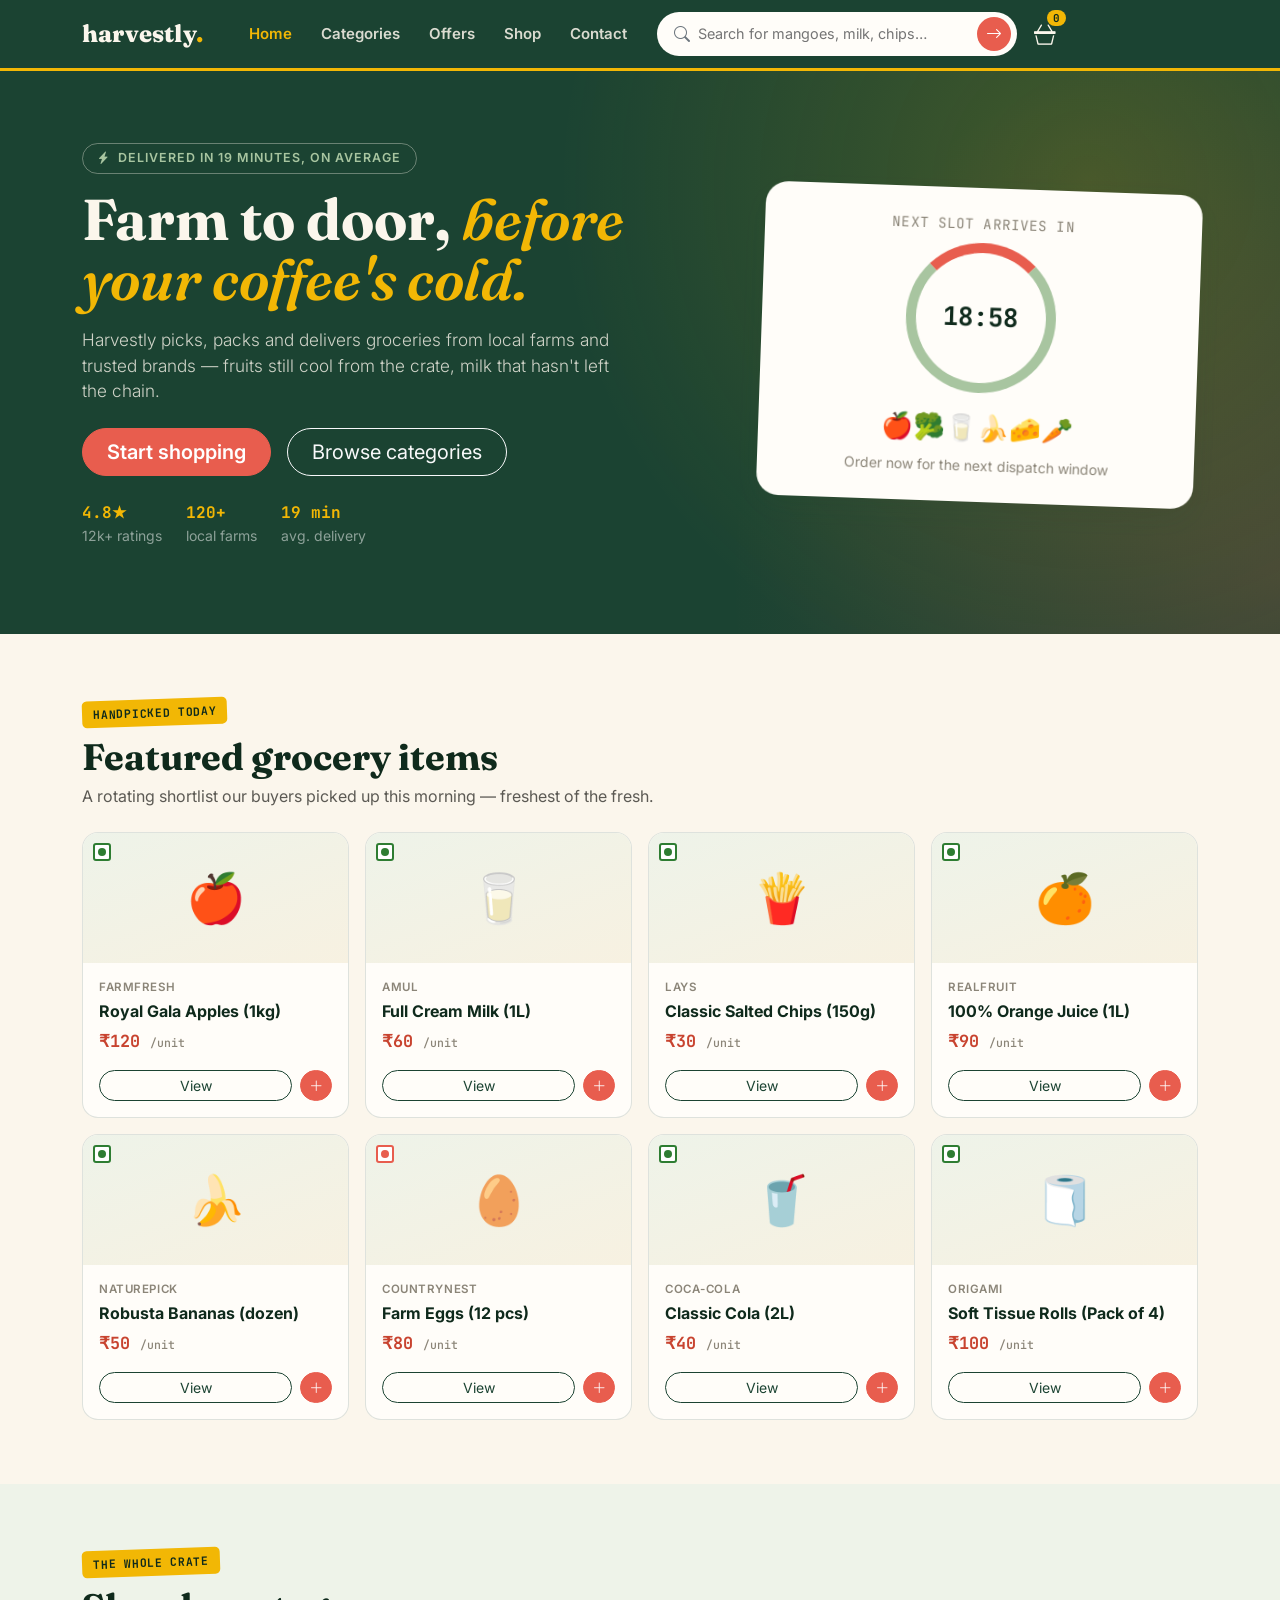
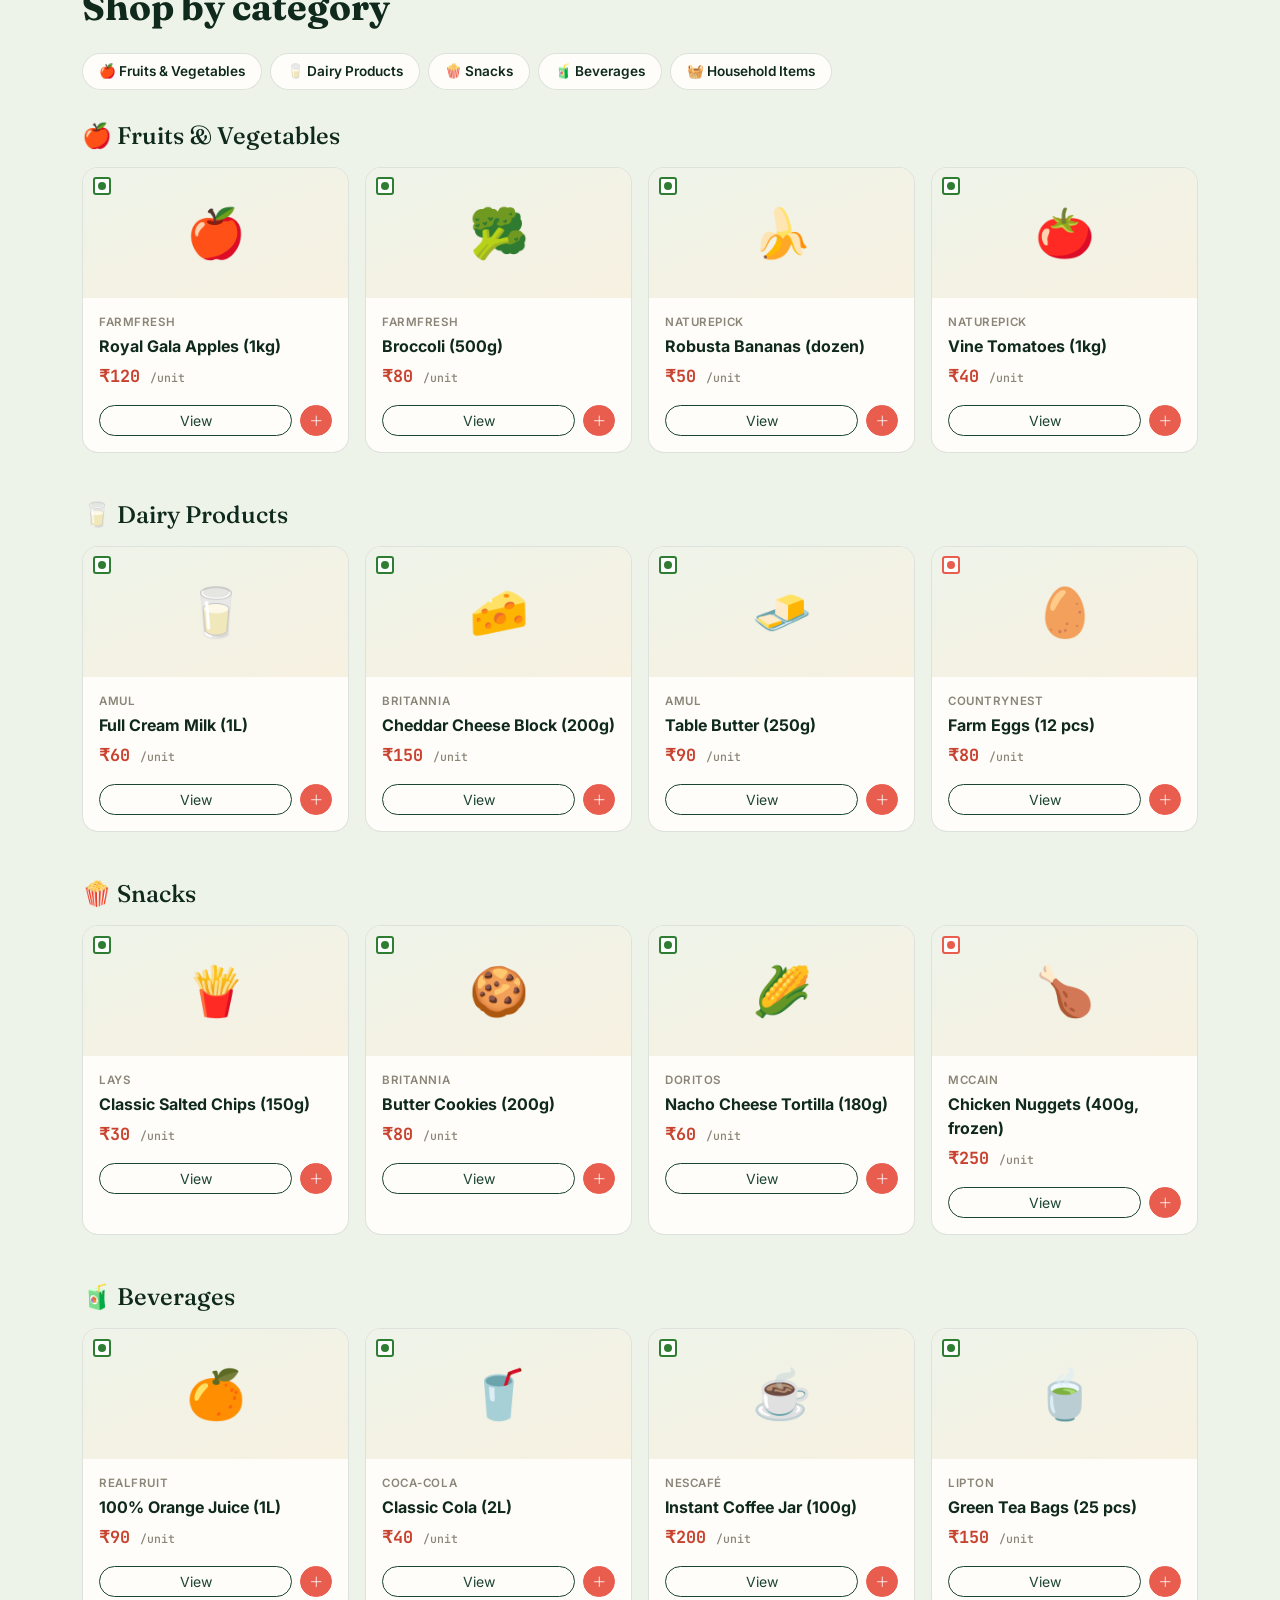
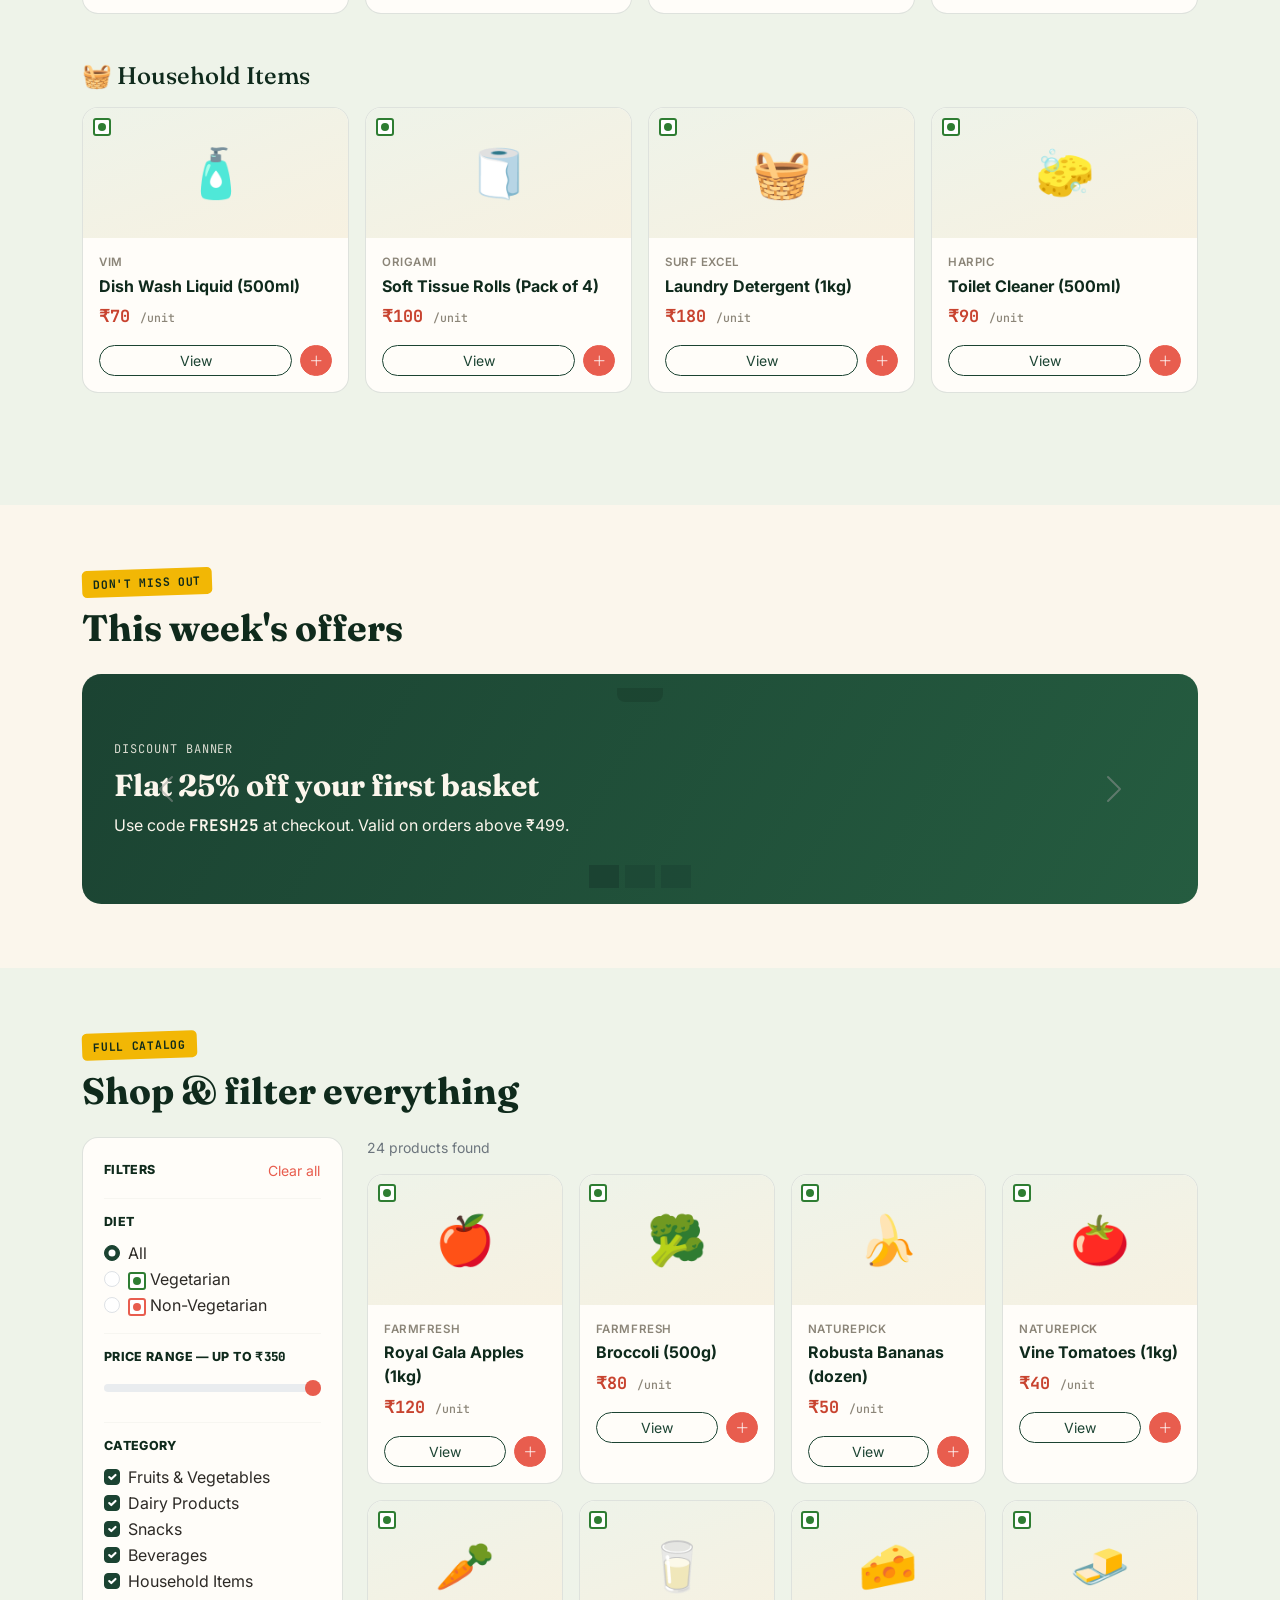
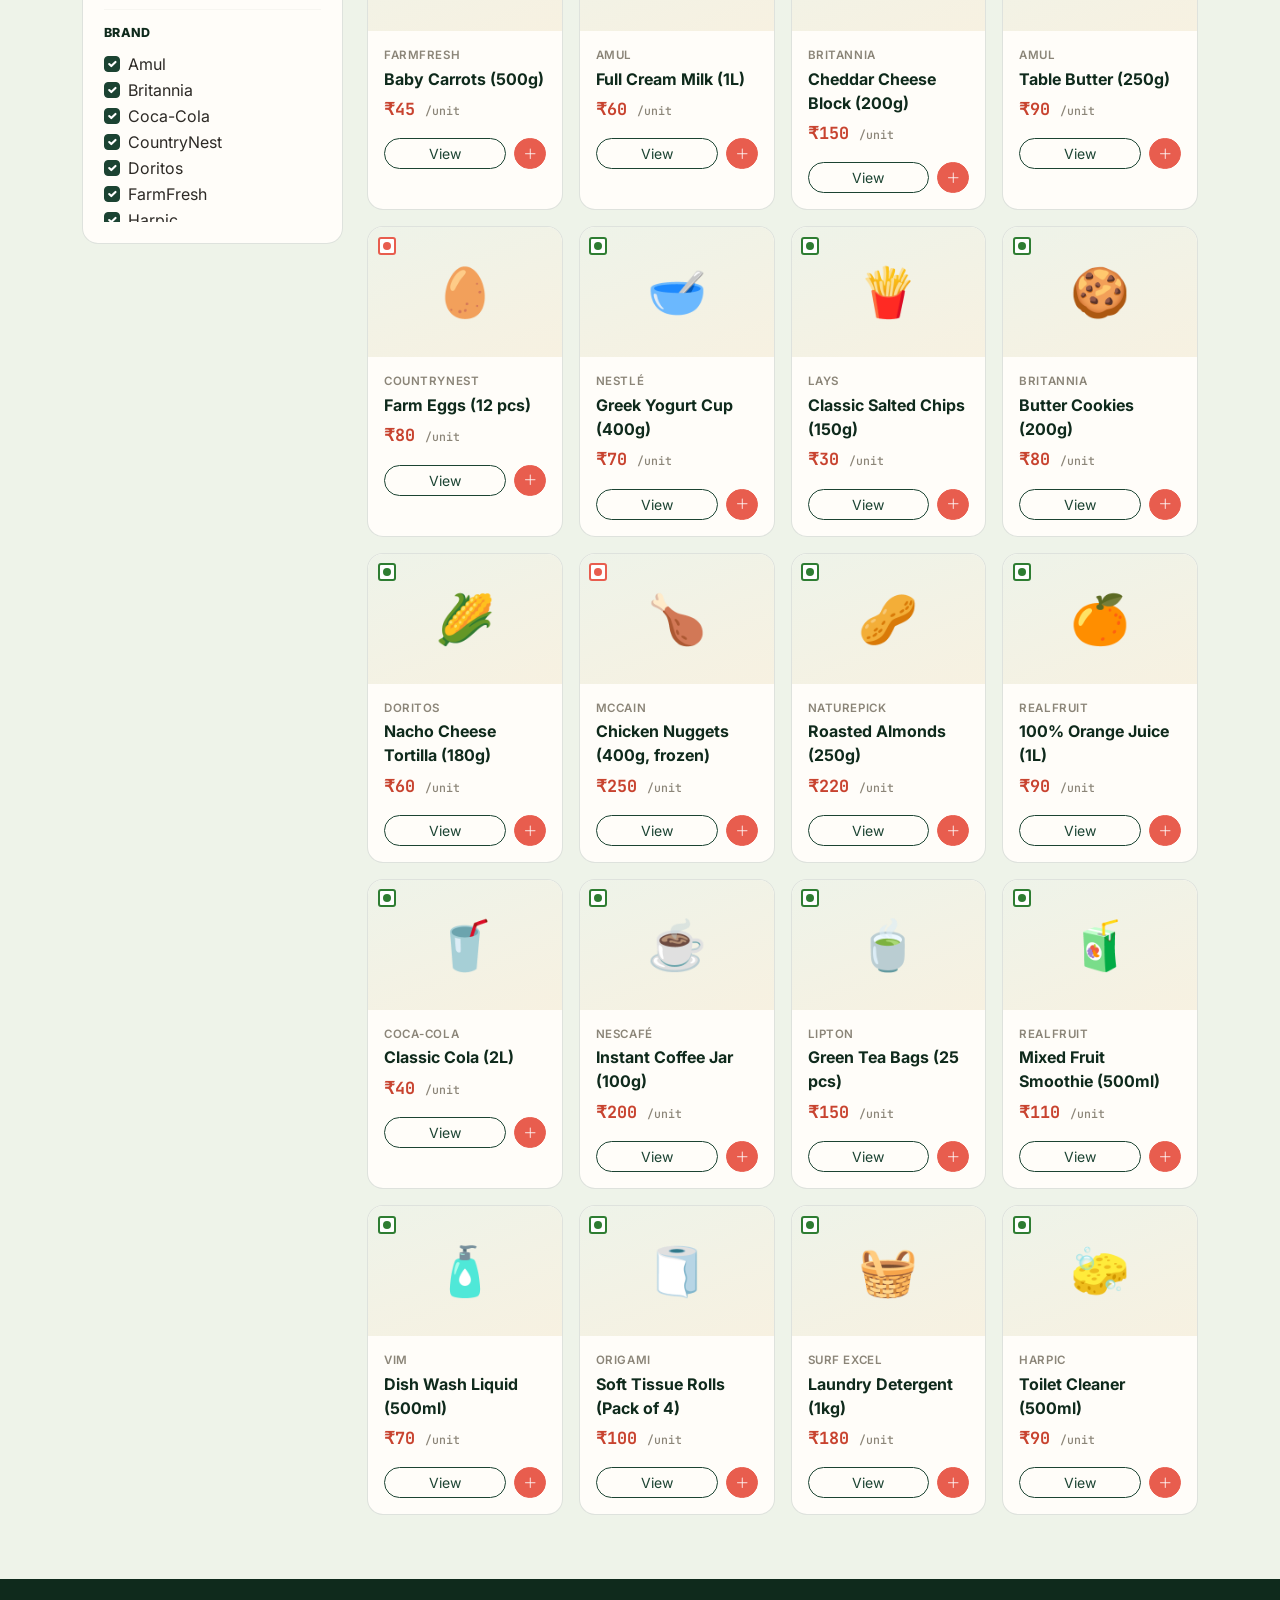
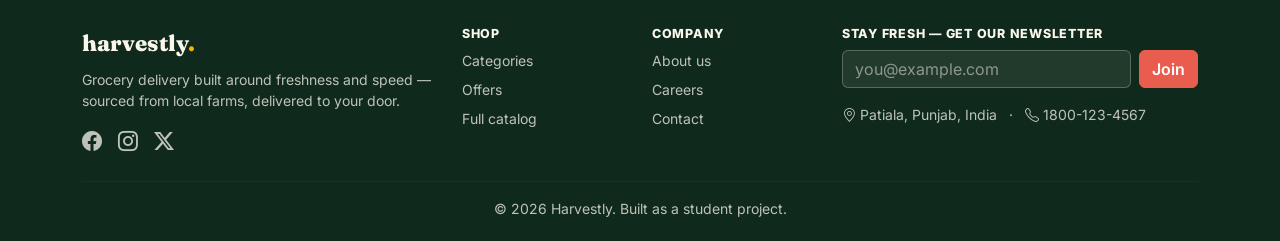
<file: harvestly-grocery-delivery.html>
<!DOCTYPE html>
<html lang="en">
<head>
<meta charset="UTF-8">
<meta name="viewport" content="width=device-width, initial-scale=1.0">
<title>Harvestly — Grocery, delivered before the kettle boils</title>

<link href="https://cdn.jsdelivr.net/npm/bootstrap@5.3.3/dist/css/bootstrap.min.css" rel="stylesheet">
<link rel="stylesheet" href="https://cdn.jsdelivr.net/npm/bootstrap-icons@1.11.3/font/bootstrap-icons.css">
<link rel="preconnect" href="https://fonts.googleapis.com">
<link href="https://fonts.googleapis.com/css2?family=Fraunces:opsz,wght@9..144,400;9..144,500;9..144,600;9..144,700;9..144,900&family=Inter:wght@400;500;600;700;800&family=JetBrains+Mono:wght@500;700&display=swap" rel="stylesheet">

<style>
  :root{
    --forest:#1B4332;
    --forest-dark:#0F2A1C;
    --cream:#FBF6EC;
    --paper:#FFFDF9;
    --tomato:#E85D4E;
    --tomato-dark:#C8432F;
    --gold:#F2B705;
    --charcoal:#2D2A26;
    --sage:#A8C5A0;
    --line: rgba(27,67,50,0.14);
    --shadow: 0 10px 30px rgba(27,67,50,0.10);
  }

  *{ box-sizing:border-box; }
  html{ scroll-behavior:smooth; }
  body{
    background:var(--cream);
    color:var(--charcoal);
    font-family:'Inter', sans-serif;
    -webkit-font-smoothing:antialiased;
  }
  h1,h2,h3,h4,.display-font{
    font-family:'Fraunces', serif;
    color:var(--forest-dark);
  }
  .mono{ font-family:'JetBrains Mono', monospace; }

  a{ text-decoration:none; }
  .btn-forest{ background:var(--forest); border-color:var(--forest); color:var(--cream); }
  .btn-forest:hover{ background:var(--forest-dark); border-color:var(--forest-dark); color:var(--cream); }
  .btn-tomato{ background:var(--tomato); border-color:var(--tomato); color:#fff; font-weight:600; }
  .btn-tomato:hover{ background:var(--tomato-dark); border-color:var(--tomato-dark); color:#fff; }
  .btn-outline-forest{ border-color:var(--forest); color:var(--forest); }
  .btn-outline-forest:hover{ background:var(--forest); color:var(--cream); }
  .text-tomato{ color:var(--tomato); }
  .text-forest{ color:var(--forest); }
  .bg-sage-soft{ background:#EEF3E9; }

  /* ---------- NAVBAR ---------- */
  .navbar-harvestly{
    background:var(--forest);
    padding:.7rem 0;
    border-bottom:3px solid var(--gold);
  }
  .brand-mark{
    font-family:'Fraunces', serif;
    font-weight:800;
    font-size:1.5rem;
    color:var(--cream);
    letter-spacing:.2px;
  }
  .brand-mark .dot{ color:var(--gold); }
  .navbar-harvestly .nav-link{
    color:rgba(251,246,236,.85);
    font-weight:600;
    font-size:.94rem;
    padding:.5rem .9rem !important;
  }
  .navbar-harvestly .nav-link:hover, .navbar-harvestly .nav-link.active{ color:var(--gold); }

  .receipt-search{
    background:var(--paper);
    border-radius:999px;
    border:1px solid transparent;
    padding:.25rem .3rem .25rem 1rem;
    display:flex;
    align-items:center;
    gap:.4rem;
  }
  .receipt-search input{
    border:0; background:transparent; outline:none;
    font-family:'Inter'; font-size:.9rem; width:100%; color:var(--charcoal);
  }
  .receipt-search button{
    background:var(--tomato); border:0; color:#fff; border-radius:999px;
    width:34px; height:34px; display:flex; align-items:center; justify-content:center; flex:none;
  }

  .cart-pill{
    position:relative; color:var(--cream); font-size:1.35rem;
  }
  .cart-badge{
    position:absolute; top:-8px; right:-10px;
    background:var(--gold); color:var(--forest-dark);
    font-family:'JetBrains Mono'; font-weight:700; font-size:.68rem;
    border-radius:999px; padding:1px 6px; line-height:1.3;
  }

  /* ---------- HERO ---------- */
  .hero{
    background:var(--forest);
    color:var(--cream);
    position:relative;
    overflow:hidden;
    padding:4.5rem 0 5.5rem;
  }
  .hero::after{
    content:"";
    position:absolute; inset:0;
    background:
      radial-gradient(circle at 85% 20%, rgba(242,183,5,0.18), transparent 45%),
      radial-gradient(circle at 100% 90%, rgba(232,93,78,0.20), transparent 40%);
    pointer-events:none;
  }
  .hero .eyebrow{
    display:inline-flex; align-items:center; gap:.5rem;
    border:1px solid rgba(251,246,236,.35);
    border-radius:999px; padding:.3rem .9rem;
    font-size:.78rem; letter-spacing:.08em; text-transform:uppercase;
    color:var(--sage); font-weight:600;
  }
  .hero h1{
    color:var(--cream);
    font-size:clamp(2.2rem, 4.5vw, 3.6rem);
    line-height:1.05;
    font-weight:700;
  }
  .hero h1 em{
    font-style:italic; color:var(--gold); font-weight:600;
  }
  .hero p.lead{ color:rgba(251,246,236,.8); font-size:1.08rem; max-width:34rem; }

  .crate-clock{
    position:relative; z-index:1;
    background:var(--paper);
    border-radius:1.4rem;
    padding:1.6rem;
    box-shadow:var(--shadow);
    color:var(--charcoal);
    transform:rotate(2deg);
  }
  .crate-clock .ring{
    width:150px; height:150px; border-radius:50%;
    border:10px solid var(--sage);
    border-top-color:var(--tomato);
    display:flex; align-items:center; justify-content:center;
    margin:0 auto;
  }
  .crate-clock .ring .time{
    font-family:'JetBrains Mono'; font-weight:700; font-size:1.6rem; color:var(--forest-dark);
  }
  .produce-strip{
    display:flex; justify-content:center; gap:.65rem; font-size:1.6rem; margin-top:1rem;
  }

  /* ---------- SECTION LABELS (signature) ---------- */
  .section-tag{
    display:inline-block;
    background:var(--gold);
    color:var(--forest-dark);
    font-family:'JetBrains Mono';
    font-weight:700; font-size:.72rem;
    letter-spacing:.06em; text-transform:uppercase;
    padding:.3rem .7rem;
    border-radius:.3rem;
    transform:rotate(-2deg);
    margin-bottom:.6rem;
  }
  section{ padding:4rem 0; }
  .section-title{ font-size:clamp(1.6rem,3vw,2.3rem); font-weight:700; margin-bottom:.3rem; }
  .section-sub{ color:#5c5a54; max-width:38rem; }

  /* ---------- PRODUCT CARDS ---------- */
  .product-card{
    background:var(--paper);
    border:1px solid var(--line);
    border-radius:1rem;
    overflow:hidden;
    height:100%;
    transition:transform .18s ease, box-shadow .18s ease;
  }
  .product-card:hover{ transform:translateY(-5px); box-shadow:var(--shadow); }
  .product-thumb{
    background:var(--bg-sage, #EEF3E9);
    background:linear-gradient(160deg,#EEF3E9,#F7F1E1);
    height:130px;
    display:flex; align-items:center; justify-content:center;
    font-size:3rem;
    position:relative;
  }
  .veg-dot{
    position:absolute; top:.6rem; left:.6rem;
    width:18px; height:18px; border-radius:3px;
    border:2px solid #2e7d32; display:flex; align-items:center; justify-content:center;
    background:#fff;
  }
  .veg-dot::after{ content:""; width:8px; height:8px; border-radius:50%; background:#2e7d32; }
  .veg-dot.nonveg{ border-color:var(--tomato); }
  .veg-dot.nonveg::after{ background:var(--tomato); }
  .product-body{ padding:1rem; }
  .product-brand{ font-size:.72rem; text-transform:uppercase; letter-spacing:.05em; color:#8b8578; font-weight:600; }
  .product-name{ font-weight:700; font-size:1rem; margin:.15rem 0 .4rem; color:var(--forest-dark); }
  .product-price{ font-family:'JetBrains Mono'; font-weight:700; color:var(--tomato-dark); font-size:1.05rem; }
  .product-price small{ color:#8b8578; font-weight:500; font-size:.72rem; }

  /* ---------- CATEGORY NAV CHIPS ---------- */
  .cat-chip{
    border:1px solid var(--line); border-radius:999px; padding:.45rem 1rem;
    font-weight:600; font-size:.85rem; color:var(--forest-dark); background:var(--paper);
    white-space:nowrap;
  }
  .cat-chip:hover{ background:var(--forest); color:var(--cream); }

  /* ---------- OFFERS CAROUSEL (flyer look) ---------- */
  .offer-card{
    border-radius:1.2rem; padding:2.2rem 2rem; min-height:230px;
    display:flex; flex-direction:column; justify-content:center;
    position:relative; overflow:hidden;
  }
  .offer-card::before{
    content:""; position:absolute; top:14px; left:50%; transform:translateX(-50%);
    width:46px; height:14px; background:rgba(0,0,0,.12); border-radius:0 0 8px 8px;
  }
  .offer-1{ background:linear-gradient(120deg,var(--forest),#255c40); color:var(--cream); }
  .offer-2{ background:linear-gradient(120deg,var(--tomato),var(--tomato-dark)); color:#fff; }
  .offer-3{ background:linear-gradient(120deg,var(--gold),#d99f00); color:var(--forest-dark); }
  .offer-tag{ font-family:'JetBrains Mono'; font-size:.75rem; text-transform:uppercase; letter-spacing:.08em; opacity:.85; }
  .offer-headline{ font-family:'Fraunces'; font-weight:700; font-size:1.9rem; color:inherit; margin:.3rem 0; }
  #offersCarousel .carousel-indicators [data-bs-target]{ background:var(--forest); }

  /* ---------- FILTER SIDEBAR ---------- */
  .filter-card{
    background:var(--paper); border:1px solid var(--line); border-radius:1rem; padding:1.3rem;
    position:sticky; top:1rem;
  }
  .filter-card h6{ font-weight:800; letter-spacing:.03em; text-transform:uppercase; font-size:.78rem; color:var(--forest-dark); margin-bottom:.7rem; }
  .filter-card hr{ border-color:var(--line); }
  .form-check-input:checked{ background-color:var(--forest); border-color:var(--forest); }
  .form-range::-webkit-slider-thumb{ background:var(--tomato); }
  .form-range::-moz-range-thumb{ background:var(--tomato); }

  /* ---------- MODAL / OFFCANVAS ---------- */
  .modal-content, .offcanvas{ border-radius:0; background:var(--paper); }
  .modal-content{ border-radius:1rem; overflow:hidden; }
  .qty-stepper{ display:inline-flex; align-items:center; border:1px solid var(--line); border-radius:999px; }
  .qty-stepper button{ width:34px; height:34px; border:0; background:transparent; font-weight:700; color:var(--forest-dark); }
  .qty-stepper span{ min-width:28px; text-align:center; font-family:'JetBrains Mono'; font-weight:700; }

  .cart-line{ display:flex; gap:.8rem; align-items:center; padding:.8rem 0; border-bottom:1px solid var(--line); }
  .cart-line .thumb{ width:52px; height:52px; border-radius:.6rem; background:#EEF3E9; display:flex; align-items:center; justify-content:center; font-size:1.6rem; flex:none; }
  .cart-empty{ text-align:center; padding:2.5rem 1rem; color:#8b8578; }

  /* ---------- FOOTER ---------- */
  footer{ background:var(--forest-dark); color:rgba(251,246,236,.75); padding:3rem 0 1.4rem; }
  footer h6{ color:var(--cream); font-weight:800; text-transform:uppercase; font-size:.78rem; letter-spacing:.06em; }
  footer a{ color:rgba(251,246,236,.75); }
  footer a:hover{ color:var(--gold); }
  .footer-brand{ font-family:'Fraunces'; font-weight:800; font-size:1.4rem; color:var(--cream); }
  .newsletter-input{ background:rgba(251,246,236,.08); border:1px solid rgba(251,246,236,.25); color:var(--cream); }
  .newsletter-input::placeholder{ color:rgba(251,246,236,.5); }
  .newsletter-input:focus{ background:rgba(251,246,236,.12); color:var(--cream); box-shadow:none; border-color:var(--gold); }

  /* focus visibility */
  a:focus-visible, button:focus-visible, input:focus-visible{ outline:2px solid var(--gold); outline-offset:2px; }

  @media (max-width: 991.98px){
    .crate-clock{ transform:none; margin-top:2rem; }
  }
</style>
</head>
<body>

<!-- ============ NAVBAR ============ -->
<nav class="navbar navbar-expand-lg navbar-harvestly sticky-top">
  <div class="container">
    <a class="navbar-brand brand-mark" href="#home">harvestly<span class="dot">.</span></a>
    <button class="navbar-toggler" type="button" data-bs-toggle="collapse" data-bs-target="#mainNav" style="border-color:rgba(251,246,236,.4)">
      <span class="navbar-toggler-icon"></span>
    </button>
    <div class="collapse navbar-collapse" id="mainNav">
      <ul class="navbar-nav mx-lg-3">
        <li class="nav-item"><a class="nav-link active" href="#home">Home</a></li>
        <li class="nav-item"><a class="nav-link" href="#categories">Categories</a></li>
        <li class="nav-item"><a class="nav-link" href="#offers">Offers</a></li>
        <li class="nav-item"><a class="nav-link" href="#shop">Shop</a></li>
        <li class="nav-item"><a class="nav-link" href="#contact">Contact</a></li>
      </ul>
      <form class="receipt-search flex-grow-1 my-3 my-lg-0 me-lg-3" style="max-width:360px" onsubmit="return runSearch(event)">
        <i class="bi bi-search text-secondary"></i>
        <input id="searchInput" type="search" placeholder="Search for mangoes, milk, chips…" aria-label="Search groceries">
        <button type="submit" aria-label="Search"><i class="bi bi-arrow-right"></i></button>
      </form>
      <div class="d-flex align-items-center gap-3">
        <a href="#contact" class="nav-link d-lg-none">Contact</a>
        <button class="cart-pill btn p-0" data-bs-toggle="offcanvas" data-bs-target="#cartCanvas" aria-label="Open cart">
          <i class="bi bi-basket3"></i>
          <span class="cart-badge" id="cartCount">0</span>
        </button>
      </div>
    </div>
  </div>
</nav>

<!-- ============ HERO / BANNER ============ -->
<header class="hero" id="home">
  <div class="container position-relative">
    <div class="row align-items-center g-5">
      <div class="col-lg-7">
        <span class="eyebrow"><i class="bi bi-lightning-charge-fill"></i> Delivered in 19 minutes, on average</span>
        <h1 class="mt-3 mb-3">Farm to door, <em>before your coffee's cold.</em></h1>
        <p class="lead">Harvestly picks, packs and delivers groceries from local farms and trusted brands — fruits still cool from the crate, milk that hasn't left the chain.</p>
        <div class="d-flex flex-wrap gap-3 mt-4">
          <a href="#shop" class="btn btn-tomato btn-lg px-4 rounded-pill">Start shopping</a>
          <a href="#categories" class="btn btn-outline-light btn-lg px-4 rounded-pill">Browse categories</a>
        </div>
        <div class="d-flex gap-4 mt-4 flex-wrap">
          <div><span class="mono fw-bold" style="color:var(--gold)">4.8★</span><div class="small text-white-50">12k+ ratings</div></div>
          <div><span class="mono fw-bold" style="color:var(--gold)">120+</span><div class="small text-white-50">local farms</div></div>
          <div><span class="mono fw-bold" style="color:var(--gold)">19 min</span><div class="small text-white-50">avg. delivery</div></div>
        </div>
      </div>
      <div class="col-lg-5">
        <div class="crate-clock">
          <div class="text-uppercase mono small text-center mb-2" style="color:#8b8578; letter-spacing:.08em;">Next slot arrives in</div>
          <div class="ring"><span class="time" id="etaClock">19:00</span></div>
          <div class="produce-strip">🍎🥦🥛🍌🧀🥕</div>
          <p class="text-center small mt-2 mb-0" style="color:#8b8578">Order now for the next dispatch window</p>
        </div>
      </div>
    </div>
  </div>
</header>

<!-- ============ FEATURED ITEMS ============ -->
<section id="featured">
  <div class="container">
    <span class="section-tag">Handpicked today</span>
    <h2 class="section-title">Featured grocery items</h2>
    <p class="section-sub mb-4">A rotating shortlist our buyers picked up this morning — freshest of the fresh.</p>
    <div class="row g-3" id="featuredGrid"></div>
  </div>
</section>

<!-- ============ CATEGORIES ============ -->
<section id="categories" class="bg-sage-soft">
  <div class="container">
    <span class="section-tag">The whole crate</span>
    <h2 class="section-title mb-4">Shop by category</h2>
    <div class="d-flex gap-2 flex-nowrap overflow-auto pb-2 mb-4" style="scrollbar-width:thin;">
      <a href="#cat-fruits" class="cat-chip">🍎 Fruits &amp; Vegetables</a>
      <a href="#cat-dairy" class="cat-chip">🥛 Dairy Products</a>
      <a href="#cat-snacks" class="cat-chip">🍿 Snacks</a>
      <a href="#cat-beverages" class="cat-chip">🧃 Beverages</a>
      <a href="#cat-household" class="cat-chip">🧺 Household Items</a>
    </div>
    <div id="categorySections"></div>
  </div>
</section>

<!-- ============ OFFERS CAROUSEL ============ -->
<section id="offers">
  <div class="container">
    <span class="section-tag">Don't miss out</span>
    <h2 class="section-title mb-4">This week's offers</h2>
    <div id="offersCarousel" class="carousel slide" data-bs-ride="carousel">
      <div class="carousel-indicators">
        <button type="button" data-bs-target="#offersCarousel" data-bs-slide-to="0" class="active"></button>
        <button type="button" data-bs-target="#offersCarousel" data-bs-slide-to="1"></button>
        <button type="button" data-bs-target="#offersCarousel" data-bs-slide-to="2"></button>
      </div>
      <div class="carousel-inner">
        <div class="carousel-item active">
          <div class="offer-card offer-1">
            <span class="offer-tag">Discount banner</span>
            <div class="offer-headline">Flat 25% off your first basket</div>
            <p class="mb-0">Use code <span class="mono fw-bold">FRESH25</span> at checkout. Valid on orders above ₹499.</p>
          </div>
        </div>
        <div class="carousel-item">
          <div class="offer-card offer-2">
            <span class="offer-tag">Festival offer</span>
            <div class="offer-headline">Harvest Fest — up to 40% off produce</div>
            <p class="mb-0">Celebrate the season with discounted fruits, vegetables and festive combos.</p>
          </div>
        </div>
        <div class="carousel-item">
          <div class="offer-card offer-3">
            <span class="offer-tag">Combo deal</span>
            <div class="offer-headline">Breakfast Combo — milk + bread + eggs</div>
            <p class="mb-0">Bundle your morning essentials and save ₹60 compared to buying separately.</p>
          </div>
        </div>
      </div>
      <button class="carousel-control-prev" type="button" data-bs-target="#offersCarousel" data-bs-slide="prev">
        <span class="carousel-control-prev-icon" style="filter:invert(0.4)"></span>
      </button>
      <button class="carousel-control-next" type="button" data-bs-target="#offersCarousel" data-bs-slide="next">
        <span class="carousel-control-next-icon" style="filter:invert(0.4)"></span>
      </button>
    </div>
  </div>
</section>

<!-- ============ SHOP + FILTERS ============ -->
<section id="shop" class="bg-sage-soft">
  <div class="container">
    <span class="section-tag">Full catalog</span>
    <h2 class="section-title mb-4">Shop &amp; filter everything</h2>
    <div class="row g-4">
      <div class="col-lg-3">
        <div class="filter-card">
          <div class="d-flex justify-content-between align-items-center mb-2">
            <h6 class="mb-0">Filters</h6>
            <button class="btn btn-sm btn-link text-tomato p-0 text-decoration-none" onclick="clearFilters()">Clear all</button>
          </div>
          <hr>
          <h6>Diet</h6>
          <div class="form-check">
            <input class="form-check-input" type="radio" name="dietFilter" id="dietAll" value="all" checked onchange="applyFilters()">
            <label class="form-check-label" for="dietAll">All</label>
          </div>
          <div class="form-check">
            <input class="form-check-input" type="radio" name="dietFilter" id="dietVeg" value="veg" onchange="applyFilters()">
            <label class="form-check-label" for="dietVeg"><span class="veg-dot d-inline-flex position-relative" style="top:auto;left:auto;margin-right:4px"></span>Vegetarian</label>
          </div>
          <div class="form-check">
            <input class="form-check-input" type="radio" name="dietFilter" id="dietNonveg" value="nonveg" onchange="applyFilters()">
            <label class="form-check-label" for="dietNonveg"><span class="veg-dot nonveg d-inline-flex position-relative" style="top:auto;left:auto;margin-right:4px"></span>Non-Vegetarian</label>
          </div>
          <hr>
          <h6>Price range — up to <span id="priceLabel" class="mono">₹350</span></h6>
          <input type="range" class="form-range" min="30" max="350" step="10" value="350" id="priceRange" oninput="applyFilters()">
          <hr>
          <h6>Category</h6>
          <div id="categoryFilterList"></div>
          <hr>
          <h6>Brand</h6>
          <div id="brandFilterList" style="max-height:170px; overflow-y:auto;"></div>
        </div>
      </div>
      <div class="col-lg-9">
        <div class="d-flex justify-content-between align-items-center mb-3">
          <span class="small text-secondary" id="resultCount"></span>
        </div>
        <div class="row g-3" id="shopGrid"></div>
        <div id="noResults" class="text-center py-5 d-none">
          <div style="font-size:2.4rem">🧺</div>
          <p class="text-secondary mb-0">Nothing matches those filters — try widening your search.</p>
        </div>
      </div>
    </div>
  </div>
</section>

<!-- ============ PRODUCT MODAL ============ -->
<div class="modal fade" id="productModal" tabindex="-1" aria-hidden="true">
  <div class="modal-dialog modal-dialog-centered modal-lg">
    <div class="modal-content">
      <div class="modal-header border-0 pb-0">
        <button type="button" class="btn-close" data-bs-dismiss="modal" aria-label="Close"></button>
      </div>
      <div class="modal-body pt-0">
        <div class="row g-4">
          <div class="col-md-5">
            <div class="product-thumb rounded-4" style="height:220px; font-size:5rem;" id="modalThumb"></div>
          </div>
          <div class="col-md-7">
            <div class="product-brand" id="modalBrand"></div>
            <h3 id="modalName" class="mb-2"></h3>
            <div class="product-price fs-4 mb-2" id="modalPrice"></div>
            <p class="text-secondary" id="modalDesc"></p>
            <div class="d-flex align-items-center gap-3 mt-3">
              <div class="qty-stepper">
                <button type="button" onclick="changeModalQty(-1)" aria-label="Decrease quantity">−</button>
                <span id="modalQty">1</span>
                <button type="button" onclick="changeModalQty(1)" aria-label="Increase quantity">+</button>
              </div>
              <button class="btn btn-tomato rounded-pill px-4" id="modalAddBtn" onclick="addModalToCart()">Add to cart</button>
            </div>
          </div>
        </div>
      </div>
    </div>
  </div>
</div>

<!-- ============ CART OFFCANVAS ============ -->
<div class="offcanvas offcanvas-end" tabindex="-1" id="cartCanvas">
  <div class="offcanvas-header border-bottom">
    <h5 class="offcanvas-title display-font">Your basket</h5>
    <button type="button" class="btn-close" data-bs-dismiss="offcanvas" aria-label="Close"></button>
  </div>
  <div class="offcanvas-body d-flex flex-column">
    <div id="cartItems" class="flex-grow-1"></div>
    <div id="cartFooter" class="pt-3 border-top mt-2 d-none">
      <div class="d-flex justify-content-between mb-1">
        <span class="text-secondary">Subtotal</span>
        <span class="mono" id="cartSubtotal">₹0</span>
      </div>
      <div class="d-flex justify-content-between mb-3">
        <span class="text-secondary">Delivery</span>
        <span class="mono" id="cartDelivery">₹0</span>
      </div>
      <div class="d-flex justify-content-between fw-bold fs-5 mb-3">
        <span>Total</span>
        <span class="mono text-tomato" id="cartTotal">₹0</span>
      </div>
      <button class="btn btn-tomato w-100 rounded-pill py-2" onclick="checkout()">Checkout</button>
    </div>
  </div>
</div>

<!-- ============ FOOTER ============ -->
<footer id="contact">
  <div class="container">
    <div class="row g-4">
      <div class="col-lg-4">
        <div class="footer-brand mb-2">harvestly<span style="color:var(--gold)">.</span></div>
        <p class="small">Grocery delivery built around freshness and speed — sourced from local farms, delivered to your door.</p>
        <div class="d-flex gap-3 fs-5 mt-3">
          <a href="#"><i class="bi bi-facebook"></i></a>
          <a href="#"><i class="bi bi-instagram"></i></a>
          <a href="#"><i class="bi bi-twitter-x"></i></a>
        </div>
      </div>
      <div class="col-6 col-lg-2">
        <h6>Shop</h6>
        <ul class="list-unstyled small">
          <li class="mb-2"><a href="#categories">Categories</a></li>
          <li class="mb-2"><a href="#offers">Offers</a></li>
          <li class="mb-2"><a href="#shop">Full catalog</a></li>
        </ul>
      </div>
      <div class="col-6 col-lg-2">
        <h6>Company</h6>
        <ul class="list-unstyled small">
          <li class="mb-2"><a href="#">About us</a></li>
          <li class="mb-2"><a href="#">Careers</a></li>
          <li class="mb-2"><a href="#">Contact</a></li>
        </ul>
      </div>
      <div class="col-lg-4">
        <h6>Stay fresh — get our newsletter</h6>
        <form class="d-flex gap-2 mt-2" onsubmit="event.preventDefault(); alert('Subscribed! Watch your inbox.');">
          <input type="email" required class="form-control newsletter-input" placeholder="you@example.com">
          <button class="btn btn-tomato flex-shrink-0">Join</button>
        </form>
        <p class="small mt-3 mb-0"><i class="bi bi-geo-alt"></i> Patiala, Punjab, India &nbsp; · &nbsp; <i class="bi bi-telephone"></i> 1800-123-4567</p>
      </div>
    </div>
    <hr class="mt-4" style="border-color:rgba(251,246,236,.15)">
    <p class="small text-center mb-0">© 2026 Harvestly. Built as a student project.</p>
  </div>
</footer>

<script src="https://cdn.jsdelivr.net/npm/bootstrap@5.3.3/dist/js/bootstrap.bundle.min.js"></script>
<script>
/* ======================= DATA ======================= */
const PRODUCTS = [
  { id:1, name:"Royal Gala Apples (1kg)", category:"Fruits & Vegetables", brand:"FarmFresh", veg:true, price:120, emoji:"🍎", desc:"Crisp, sweet apples picked within 48 hours and kept cool the whole way here." },
  { id:2, name:"Broccoli (500g)", category:"Fruits & Vegetables", brand:"FarmFresh", veg:true, price:80, emoji:"🥦", desc:"Tight, deep-green florets — steams in under 5 minutes." },
  { id:3, name:"Robusta Bananas (dozen)", category:"Fruits & Vegetables", brand:"NaturePick", veg:true, price:50, emoji:"🍌", desc:"Naturally ripened, no chemical gassing, ready to eat today." },
  { id:4, name:"Vine Tomatoes (1kg)", category:"Fruits & Vegetables", brand:"NaturePick", veg:true, price:40, emoji:"🍅", desc:"Juicy, sun-ripened tomatoes perfect for salads and curries." },
  { id:5, name:"Baby Carrots (500g)", category:"Fruits & Vegetables", brand:"FarmFresh", veg:true, price:45, emoji:"🥕", desc:"Sweet, crunchy carrots — great for snacking or roasting." },
  { id:6, name:"Full Cream Milk (1L)", category:"Dairy Products", brand:"Amul", veg:true, price:60, emoji:"🥛", desc:"Pasteurised full-cream milk, delivered chilled." },
  { id:7, name:"Cheddar Cheese Block (200g)", category:"Dairy Products", brand:"Britannia", veg:true, price:150, emoji:"🧀", desc:"Aged cheddar with a sharp, nutty finish." },
  { id:8, name:"Table Butter (250g)", category:"Dairy Products", brand:"Amul", veg:true, price:90, emoji:"🧈", desc:"Creamy salted butter made from fresh cream." },
  { id:9, name:"Farm Eggs (12 pcs)", category:"Dairy Products", brand:"CountryNest", veg:false, price:80, emoji:"🥚", desc:"Free-range eggs, rich yolks, sourced from local coops." },
  { id:10, name:"Greek Yogurt Cup (400g)", category:"Dairy Products", brand:"Nestlé", veg:true, price:70, emoji:"🥣", desc:"Thick, protein-rich yogurt with a gentle tang." },
  { id:11, name:"Classic Salted Chips (150g)", category:"Snacks", brand:"Lays", veg:true, price:30, emoji:"🍟", desc:"Crunchy potato chips, lightly salted." },
  { id:12, name:"Butter Cookies (200g)", category:"Snacks", brand:"Britannia", veg:true, price:80, emoji:"🍪", desc:"Melt-in-the-mouth butter cookies, great with tea." },
  { id:13, name:"Nacho Cheese Tortilla (180g)", category:"Snacks", brand:"Doritos", veg:true, price:60, emoji:"🌽", desc:"Bold cheese-flavoured tortilla chips." },
  { id:14, name:"Chicken Nuggets (400g, frozen)", category:"Snacks", brand:"McCain", veg:false, price:250, emoji:"🍗", desc:"Crispy-coated chicken nuggets, oven or air-fry ready." },
  { id:15, name:"Roasted Almonds (250g)", category:"Snacks", brand:"NaturePick", veg:true, price:220, emoji:"🥜", desc:"Lightly roasted, unsalted almonds — a wholesome snack." },
  { id:16, name:"100% Orange Juice (1L)", category:"Beverages", brand:"RealFruit", veg:true, price:90, emoji:"🍊", desc:"No added sugar, cold-pressed orange juice." },
  { id:17, name:"Classic Cola (2L)", category:"Beverages", brand:"Coca-Cola", veg:true, price:40, emoji:"🥤", desc:"The original fizzy classic, chilled and ready." },
  { id:18, name:"Instant Coffee Jar (100g)", category:"Beverages", brand:"Nescafé", veg:true, price:200, emoji:"☕", desc:"Rich, aromatic instant coffee for your morning ritual." },
  { id:19, name:"Green Tea Bags (25 pcs)", category:"Beverages", brand:"Lipton", veg:true, price:150, emoji:"🍵", desc:"Light, antioxidant-rich green tea." },
  { id:20, name:"Mixed Fruit Smoothie (500ml)", category:"Beverages", brand:"RealFruit", veg:true, price:110, emoji:"🧃", desc:"A blend of seasonal fruits, no preservatives." },
  { id:21, name:"Dish Wash Liquid (500ml)", category:"Household Items", brand:"Vim", veg:true, price:70, emoji:"🧴", desc:"Cuts through grease fast, gentle on hands." },
  { id:22, name:"Soft Tissue Rolls (Pack of 4)", category:"Household Items", brand:"Origami", veg:true, price:100, emoji:"🧻", desc:"2-ply soft tissues for everyday use." },
  { id:23, name:"Laundry Detergent (1kg)", category:"Household Items", brand:"Surf Excel", veg:true, price:180, emoji:"🧺", desc:"Removes tough stains in a single wash." },
  { id:24, name:"Toilet Cleaner (500ml)", category:"Household Items", brand:"Harpic", veg:true, price:90, emoji:"🧽", desc:"Kills 99.9% of germs, leaves a fresh scent." },
];

const CATEGORIES = ["Fruits & Vegetables","Dairy Products","Snacks","Beverages","Household Items"];
const CATEGORY_ANCHORS = { "Fruits & Vegetables":"cat-fruits", "Dairy Products":"cat-dairy", "Snacks":"cat-snacks", "Beverages":"cat-beverages", "Household Items":"cat-household" };
const CATEGORY_ICONS = { "Fruits & Vegetables":"🍎", "Dairy Products":"🥛", "Snacks":"🍿", "Beverages":"🧃", "Household Items":"🧺" };

let cart = {};        // { productId: qty }
let modalProduct = null;
let modalQty = 1;

/* ======================= RENDER: CARD ======================= */
function productCard(p){
  return `
  <div class="col-6 col-md-4 col-lg-3 product-item"
       data-category="${p.category}" data-brand="${p.brand}" data-veg="${p.veg}" data-price="${p.price}">
    <div class="product-card">
      <div class="product-thumb">
        <span class="veg-dot ${p.veg ? '' : 'nonveg'}" title="${p.veg ? 'Vegetarian' : 'Non-vegetarian'}"></span>
        ${p.emoji}
      </div>
      <div class="product-body">
        <div class="product-brand">${p.brand}</div>
        <div class="product-name">${p.name}</div>
        <div class="d-flex justify-content-between align-items-center">
          <div class="product-price">₹${p.price} <small>/unit</small></div>
        </div>
        <div class="d-flex gap-2 mt-3">
          <button class="btn btn-sm btn-outline-forest flex-grow-1 rounded-pill" onclick="openProductModal(${p.id})">View</button>
          <button class="btn btn-sm btn-tomato rounded-pill" onclick="addToCart(${p.id},1)" aria-label="Add ${p.name} to cart"><i class="bi bi-plus-lg"></i></button>
        </div>
      </div>
    </div>
  </div>`;
}

/* ======================= RENDER: FEATURED ======================= */
function renderFeatured(){
  const featured = [1,6,11,16,3,9,17,22].map(id => PRODUCTS.find(p=>p.id===id));
  document.getElementById('featuredGrid').innerHTML = featured.map(productCard).join('');
}

/* ======================= RENDER: CATEGORY SECTIONS ======================= */
function renderCategorySections(){
  const container = document.getElementById('categorySections');
  container.innerHTML = CATEGORIES.map(cat => {
    const items = PRODUCTS.filter(p => p.category === cat).slice(0,4);
    return `
    <div id="${CATEGORY_ANCHORS[cat]}" class="mb-5">
      <h4 class="mb-3">${CATEGORY_ICONS[cat]} ${cat}</h4>
      <div class="row g-3">${items.map(productCard).join('')}</div>
    </div>`;
  }).join('');
}

/* ======================= RENDER: SHOP GRID + FILTERS ======================= */
function renderShopGrid(){
  document.getElementById('shopGrid').innerHTML = PRODUCTS.map(productCard).join('');
}

function renderFilterLists(){
  document.getElementById('categoryFilterList').innerHTML = CATEGORIES.map(c => `
    <div class="form-check">
      <input class="form-check-input cat-filter" type="checkbox" value="${c}" id="cf-${c.replace(/\s/g,'')}" checked onchange="applyFilters()">
      <label class="form-check-label" for="cf-${c.replace(/\s/g,'')}">${c}</label>
    </div>`).join('');

  const brands = [...new Set(PRODUCTS.map(p=>p.brand))].sort();
  document.getElementById('brandFilterList').innerHTML = brands.map(b => `
    <div class="form-check">
      <input class="form-check-input brand-filter" type="checkbox" value="${b}" id="bf-${b.replace(/\s/g,'')}" checked onchange="applyFilters()">
      <label class="form-check-label" for="bf-${b.replace(/\s/g,'')}">${b}</label>
    </div>`).join('');
}

/* ======================= FILTERING (shop section only) ======================= */
function applyFilters(){
  const diet = document.querySelector('input[name="dietFilter"]:checked').value;
  const maxPrice = parseInt(document.getElementById('priceRange').value, 10);
  document.getElementById('priceLabel').textContent = '₹' + maxPrice;

  const activeCats = [...document.querySelectorAll('.cat-filter:checked')].map(i => i.value);
  const activeBrands = [...document.querySelectorAll('.brand-filter:checked')].map(i => i.value);

  let visibleCount = 0;
  document.querySelectorAll('#shopGrid .product-item').forEach(el => {
    const cat = el.dataset.category, brand = el.dataset.brand;
    const veg = el.dataset.veg === 'true';
    const price = parseInt(el.dataset.price, 10);

    let show = true;
    if (diet === 'veg' && !veg) show = false;
    if (diet === 'nonveg' && veg) show = false;
    if (price > maxPrice) show = false;
    if (!activeCats.includes(cat)) show = false;
    if (!activeBrands.includes(brand)) show = false;

    el.style.display = show ? '' : 'none';
    if (show) visibleCount++;
  });

  document.getElementById('resultCount').textContent = `${visibleCount} product${visibleCount!==1?'s':''} found`;
  document.getElementById('noResults').classList.toggle('d-none', visibleCount !== 0);
}

function clearFilters(){
  document.getElementById('dietAll').checked = true;
  document.getElementById('priceRange').value = 350;
  document.querySelectorAll('.cat-filter, .brand-filter').forEach(i => i.checked = true);
  applyFilters();
}

/* ======================= SEARCH (scrolls to & highlights shop grid) ======================= */
function runSearch(e){
  e.preventDefault();
  const term = document.getElementById('searchInput').value.trim().toLowerCase();
  document.getElementById('shop').scrollIntoView({behavior:'smooth'});
  if(!term){ return false; }
  clearFilters();
  document.querySelectorAll('#shopGrid .product-item').forEach(el => {
    const name = el.querySelector('.product-name').textContent.toLowerCase();
    const show = name.includes(term);
    el.style.display = show ? '' : 'none';
  });
  const visible = [...document.querySelectorAll('#shopGrid .product-item')].filter(el => el.style.display !== 'none').length;
  document.getElementById('resultCount').textContent = `${visible} result${visible!==1?'s':''} for "${term}"`;
  document.getElementById('noResults').classList.toggle('d-none', visible !== 0);
  return false;
}

/* ======================= PRODUCT MODAL ======================= */
function openProductModal(id){
  modalProduct = PRODUCTS.find(p => p.id === id);
  modalQty = 1;
  document.getElementById('modalThumb').textContent = modalProduct.emoji;
  document.getElementById('modalBrand').textContent = modalProduct.brand;
  document.getElementById('modalName').textContent = modalProduct.name;
  document.getElementById('modalPrice').textContent = `₹${modalProduct.price} /unit`;
  document.getElementById('modalDesc').textContent = modalProduct.desc;
  document.getElementById('modalQty').textContent = modalQty;
  new bootstrap.Modal(document.getElementById('productModal')).show();
}
function changeModalQty(delta){
  modalQty = Math.max(1, modalQty + delta);
  document.getElementById('modalQty').textContent = modalQty;
}
function addModalToCart(){
  addToCart(modalProduct.id, modalQty);
  const btn = document.getElementById('modalAddBtn');
  const old = btn.textContent;
  btn.textContent = 'Added ✓';
  setTimeout(() => btn.textContent = old, 900);
}

/* ======================= CART ======================= */
function addToCart(id, qty){
  cart[id] = (cart[id] || 0) + qty;
  renderCart();
  pulseCartIcon();
}
function removeFromCart(id){
  delete cart[id];
  renderCart();
}
function changeCartQty(id, delta){
  cart[id] = (cart[id] || 0) + delta;
  if(cart[id] <= 0) delete cart[id];
  renderCart();
}
function pulseCartIcon(){
  const badge = document.getElementById('cartCount');
  badge.style.transform = 'scale(1.35)';
  setTimeout(()=> badge.style.transform = 'scale(1)', 180);
}

function renderCart(){
  const ids = Object.keys(cart);
  const totalCount = ids.reduce((sum,id) => sum + cart[id], 0);
  document.getElementById('cartCount').textContent = totalCount;

  const container = document.getElementById('cartItems');
  const footer = document.getElementById('cartFooter');

  if(ids.length === 0){
    container.innerHTML = `<div class="cart-empty"><div style="font-size:2.4rem">🧺</div><p class="mb-0">Your basket is empty.<br>Go pick something fresh!</p></div>`;
    footer.classList.add('d-none');
    return;
  }

  let subtotal = 0;
  container.innerHTML = ids.map(id => {
    const p = PRODUCTS.find(pr => pr.id == id);
    const qty = cart[id];
    const lineTotal = p.price * qty;
    subtotal += lineTotal;
    return `
    <div class="cart-line">
      <div class="thumb">${p.emoji}</div>
      <div class="flex-grow-1">
        <div class="fw-semibold small">${p.name}</div>
        <div class="text-secondary small mono">₹${p.price} × ${qty} = ₹${lineTotal}</div>
        <div class="qty-stepper mt-1">
          <button type="button" onclick="changeCartQty(${id},-1)" aria-label="Decrease">−</button>
          <span>${qty}</span>
          <button type="button" onclick="changeCartQty(${id},1)" aria-label="Increase">+</button>
        </div>
      </div>
      <button class="btn btn-sm text-tomato" onclick="removeFromCart(${id})" aria-label="Remove ${p.name}"><i class="bi bi-trash3"></i></button>
    </div>`;
  }).join('');

  const delivery = subtotal >= 499 || subtotal === 0 ? 0 : 30;
  document.getElementById('cartSubtotal').textContent = `₹${subtotal}`;
  document.getElementById('cartDelivery').textContent = delivery === 0 ? 'Free' : `₹${delivery}`;
  document.getElementById('cartTotal').textContent = `₹${subtotal + delivery}`;
  footer.classList.remove('d-none');
}

function checkout(){
  const totalCount = Object.values(cart).reduce((a,b)=>a+b,0);
  if(totalCount === 0) return;
  alert('Order placed! Your groceries are on the way. 🧺');
  cart = {};
  renderCart();
  bootstrap.Offcanvas.getInstance(document.getElementById('cartCanvas'))?.hide();
}

/* ======================= ETA CLOCK ======================= */
function tickClock(){
  const el = document.getElementById('etaClock');
  let [m,s] = el.textContent.split(':').map(Number);
  if(s === 0){ if(m === 0){ m=19; s=0; } else { m--; s=59; } } else { s--; }
  el.textContent = `${String(m).padStart(2,'0')}:${String(s).padStart(2,'0')}`;
}

/* ======================= INIT ======================= */
document.addEventListener('DOMContentLoaded', () => {
  renderFeatured();
  renderCategorySections();
  renderShopGrid();
  renderFilterLists();
  applyFilters();
  renderCart();
  setInterval(tickClock, 1000);
});
</script>
</body>
</html>
</file>
